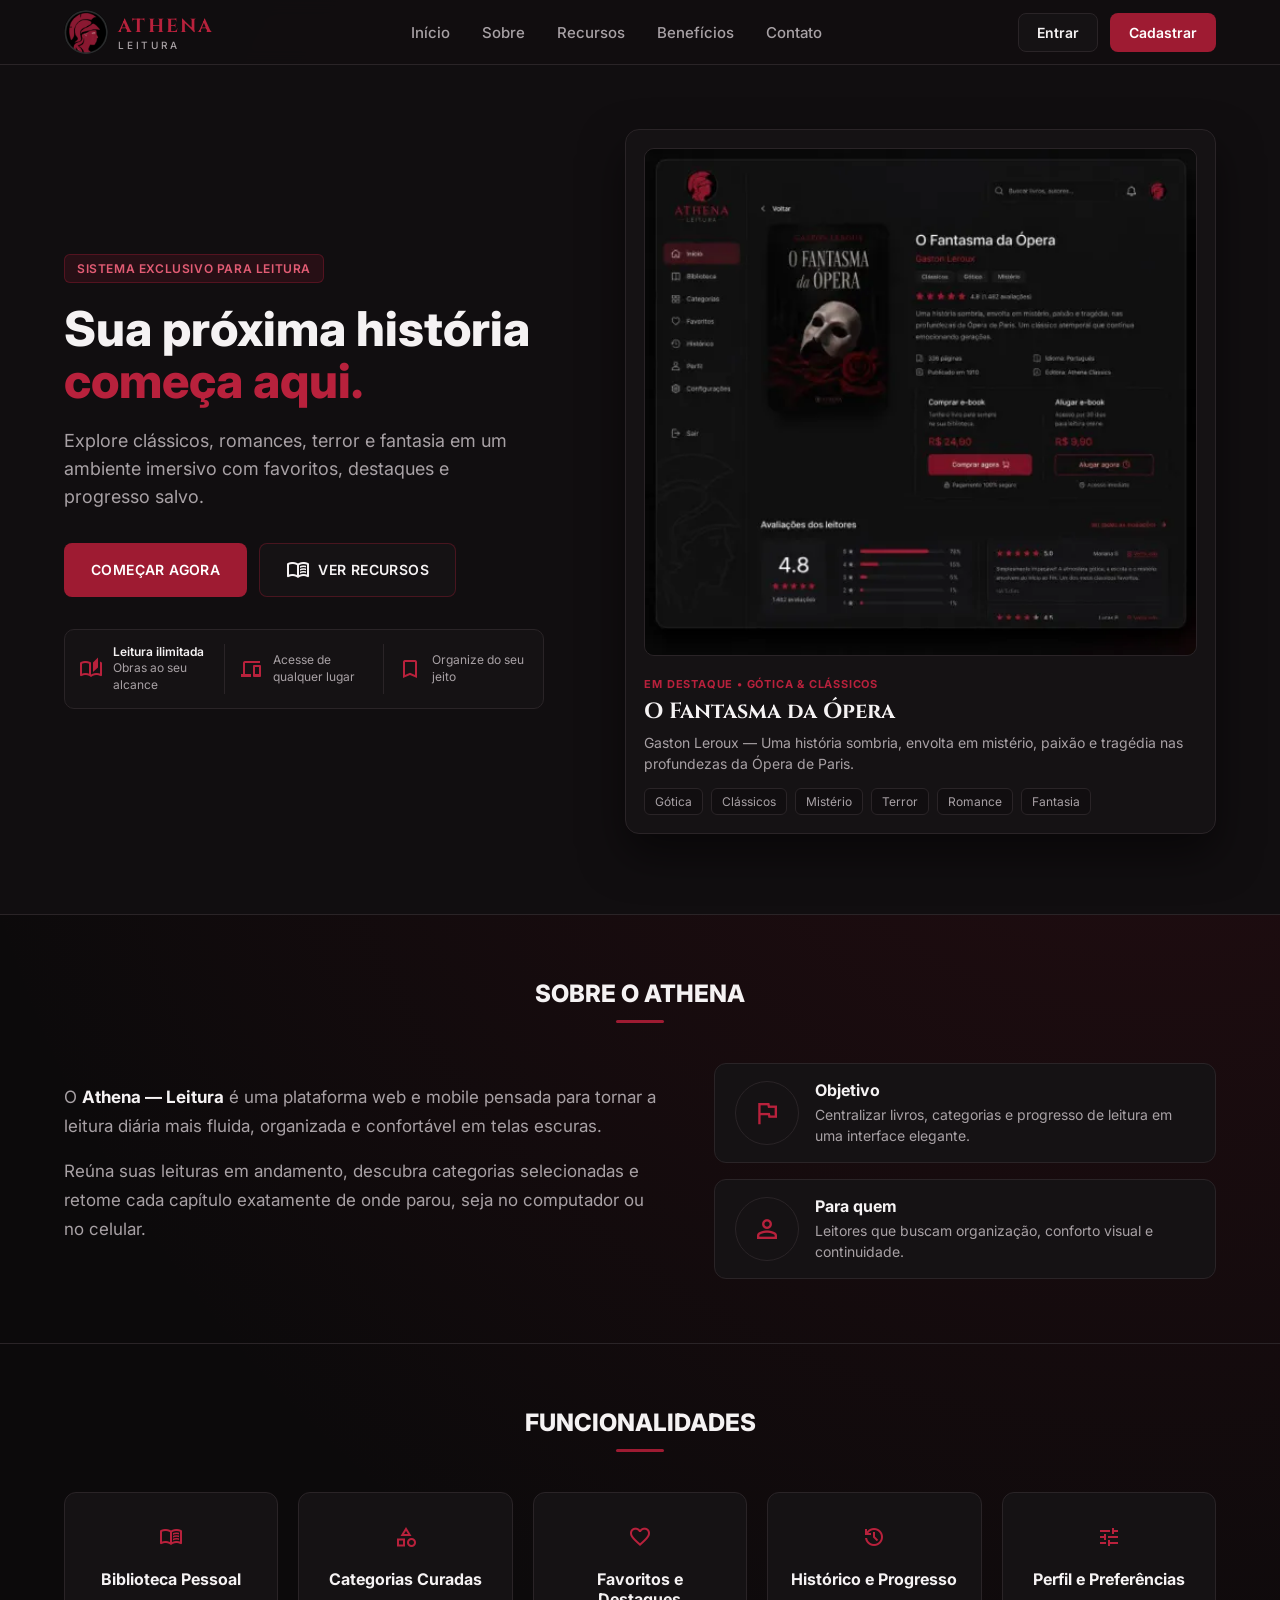
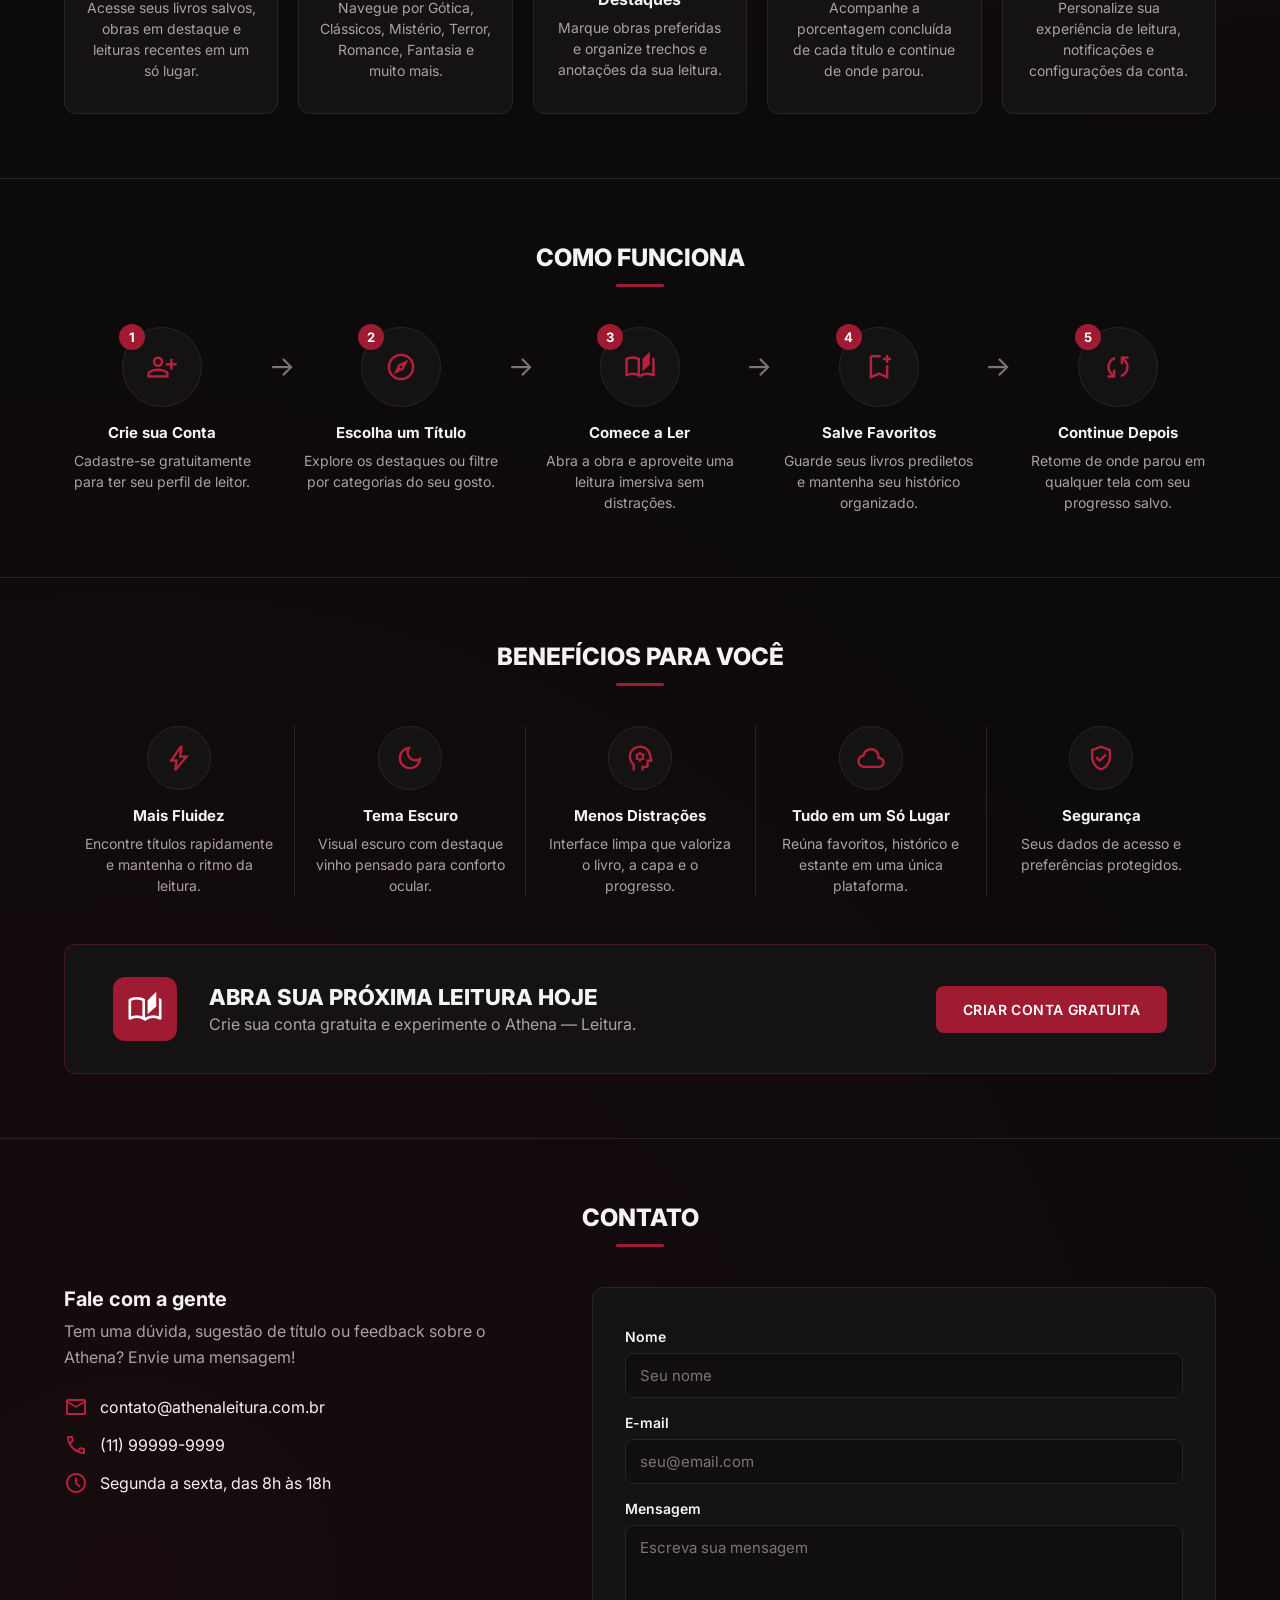
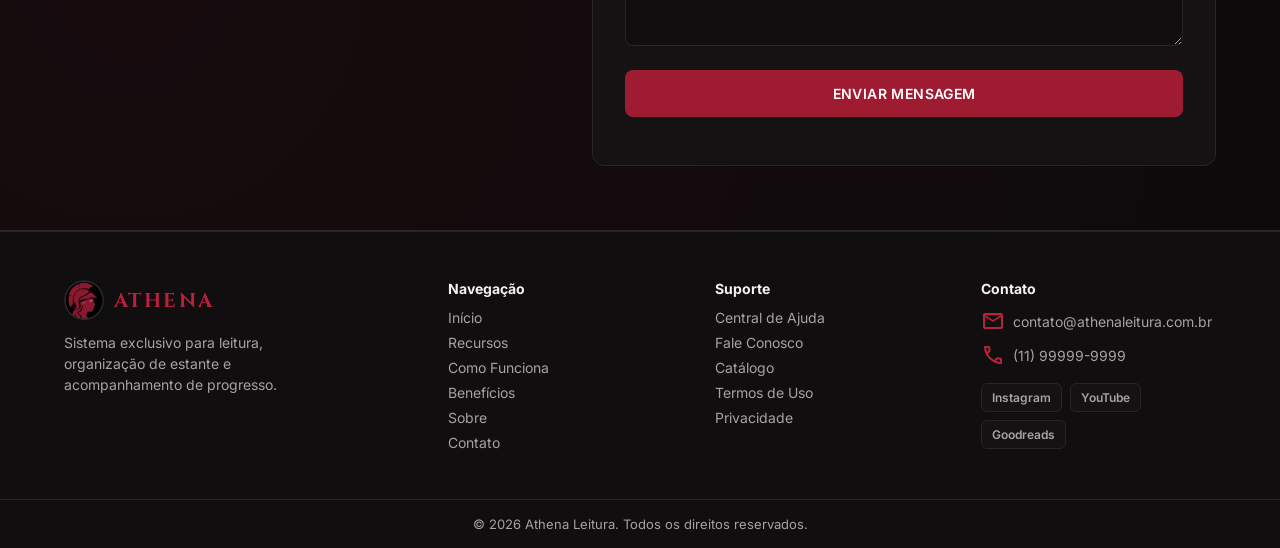
<file: index.html>
<!DOCTYPE html>
<html lang="pt-BR">
<head>
    <meta charset="UTF-8">
    <meta name="viewport" content="width=device-width, initial-scale=1.0">
    <title>Athena — Leitura</title>
    <link rel="stylesheet" href="style.css">
    <link rel="preconnect" href="https://fonts.googleapis.com">
    <link rel="preconnect" href="https://fonts.gstatic.com" crossorigin>
    <link href="https://fonts.googleapis.com/css2?family=Cinzel:wght@600;700&family=Inter:ital,opsz,wght@0,14..32,100..900;1,14..32,100..900&display=swap" rel="stylesheet">
    <link href="https://fonts.googleapis.com/css2?family=Material+Symbols+Outlined" rel="stylesheet">
</head>
<body>
    <!-- ===================== HEADER ===================== -->
    <header class="header">
        <div class="header-inner">
            <a href="#inicio" class="logo">
                <img src="./assets/athena-logo.png" alt="Logo do Athena Leitura">
                <span class="logo-marca">ATHENA <small>LEITURA</small></span>
            </a>

            <ul class="nav" id="nav">
                <li><a href="#inicio">Início</a></li>
                <li><a href="#sobre">Sobre</a></li>
                <li><a href="#funcionalidades">Recursos</a></li>
                <li><a href="#beneficios">Benefícios</a></li>
                <li><a href="#contato">Contato</a></li>

                <li class="nav-actions">
                    <a href="login.html" class="btn btn-entrar">Entrar</a>
                    <a href="cadastro.html" class="btn btn-cadastrar">Cadastrar</a>
                </li>
            </ul>

            <div class="actions">
                <a href="login.html" class="btn btn-entrar">Entrar</a>
                <a href="cadastro.html" class="btn btn-cadastrar">Cadastrar</a>
            </div>

            <button class="hamburguer" id="btn-menu" aria-label="Abrir menu">☰</button>
        </div>
    </header>

    <!-- ===================== HERO ===================== -->
    <main>
        <section class="hero" id="inicio">
            <div class="hero-inner">

                <!-- ========== COLUNA DA ESQUERDA: textos e botões ========== -->
                <div class="hero-texto">
                    <span class="hero-etiqueta">Sistema exclusivo para leitura</span>

                    <h1 class="hero-titulo">
                        Sua próxima história <span>começa aqui.</span>
                    </h1>

                    <p class="hero-descricao">
                        Explore clássicos, romances, terror e fantasia em um ambiente
                        imersivo com favoritos, destaques e progresso salvo.
                    </p>

                    <div class="hero-botoes">
                        <a href="cadastro.html" class="btn btn-primario btn-grande">Começar agora</a>
                        <a href="#funcionalidades" class="btn btn-contorno btn-grande">
                            <span class="material-symbols-outlined">menu_book</span>
                            Ver recursos
                        </a>
                    </div>

                    <ul class="hero-vantagens">
                        <li>
                            <span class="material-symbols-outlined">auto_stories</span>
                            <p><strong>Leitura ilimitada</strong> Obras ao seu alcance</p>
                        </li>
                        <li>
                            <span class="material-symbols-outlined">devices</span>
                            <p>Acesse de qualquer lugar</p>
                        </li>
                        <li>
                            <span class="material-symbols-outlined">bookmark</span>
                            <p>Organize do seu jeito</p>
                        </li>
                    </ul>
                </div>

                <!-- ========== COLUNA DA DIREITA: prévia da estante/leitura ========== -->
                <div class="hero-vitrine">
                    <img
                        src="./assets/athena-dashboard.png"
                        alt="dashboard"
                        class="hero-imagem"
                    >
                    <div class="vitrine-resumo">
                        <span class="vitrine-tag">EM DESTAQUE • GÓTICA &amp; CLÁSSICOS</span>
                        <h2>O Fantasma da Ópera</h2>
                        <p>Gaston Leroux — Uma história sombria, envolta em mistério, paixão e tragédia nas profundezas da Ópera de Paris.</p>
                        <div class="vitrine-categorias">
                            <span>Gótica</span>
                            <span>Clássicos</span>
                            <span>Mistério</span>
                            <span>Terror</span>
                            <span>Romance</span>
                            <span>Fantasia</span>
                        </div>
                    </div>
                </div>

            </div>
        </section>

        <!-- ===================== SOBRE ===================== -->
        <section class="secao" id="sobre">
            <div class="container">
                <h2 class="secao-titulo">Sobre o Athena</h2>

                <div class="sobre-conteudo">

                    <div class="sobre-texto">
                        <p>
                            O <strong>Athena — Leitura</strong> é uma plataforma web e mobile
                            pensada para tornar a leitura diária mais fluida, organizada e
                            confortável em telas escuras.
                        </p>
                        <p>
                            Reúna suas leituras em andamento, descubra categorias selecionadas
                            e retome cada capítulo exatamente de onde parou, seja no
                            computador ou no celular.
                        </p>
                    </div>

                    <ul class="sobre-destaques">
                        <li>
                            <div class="beneficio-circulo"><span class="material-symbols-outlined">flag</span></div>
                            <div>
                                <h3>Objetivo</h3>
                                <p>Centralizar livros, categorias e progresso de leitura em uma interface elegante.</p>
                            </div>
                        </li>
                        <li>
                            <div class="beneficio-circulo"><span class="material-symbols-outlined">person</span></div>
                            <div>
                                <h3>Para quem</h3>
                                <p>Leitores que buscam organização, conforto visual e continuidade.</p>
                            </div>
                        </li>
                    </ul>

                </div>
            </div>
        </section>

        <!-- ===================== FUNCIONALIDADES ===================== -->
        <section class="secao" id="funcionalidades">
            <div class="container">
                <h2 class="secao-titulo">Funcionalidades</h2>

                <div class="cards">

                    <article class="card">
                        <span class="material-symbols-outlined card-icone">menu_book</span>
                        <h3>Biblioteca Pessoal</h3>
                        <p>Acesse seus livros salvos, obras em destaque e leituras recentes em um só lugar.</p>
                    </article>

                    <article class="card">
                        <span class="material-symbols-outlined card-icone">category</span>
                        <h3>Categorias Curadas</h3>
                        <p>Navegue por Gótica, Clássicos, Mistério, Terror, Romance, Fantasia e muito mais.</p>
                    </article>

                    <article class="card">
                        <span class="material-symbols-outlined card-icone">favorite</span>
                        <h3>Favoritos e Destaques</h3>
                        <p>Marque obras preferidas e organize trechos e anotações da sua leitura.</p>
                    </article>

                    <article class="card">
                        <span class="material-symbols-outlined card-icone">history</span>
                        <h3>Histórico e Progresso</h3>
                        <p>Acompanhe a porcentagem concluída de cada título e continue de onde parou.</p>
                    </article>

                    <article class="card">
                        <span class="material-symbols-outlined card-icone">tune</span>
                        <h3>Perfil e Preferências</h3>
                        <p>Personalize sua experiência de leitura, notificações e configurações da conta.</p>
                    </article>

                </div>
            </div>
        </section>

        <!-- ===================== COMO FUNCIONA ===================== -->
        <section class="secao" id="como-funciona">
            <div class="container">
                <h2 class="secao-titulo">Como funciona</h2>

                <div class="passos">

                    <div class="passo">
                        <div class="passo-circulo">
                            <span class="passo-numero">1</span>
                            <span class="material-symbols-outlined">person_add</span>
                        </div>
                        <h3>Crie sua Conta</h3>
                        <p>Cadastre-se gratuitamente para ter seu perfil de leitor.</p>
                    </div>

                    <span class="seta" aria-hidden="true">→</span>

                    <div class="passo">
                        <div class="passo-circulo">
                            <span class="passo-numero">2</span>
                            <span class="material-symbols-outlined">explore</span>
                        </div>
                        <h3>Escolha um Título</h3>
                        <p>Explore os destaques ou filtre por categorias do seu gosto.</p>
                    </div>

                    <span class="seta" aria-hidden="true">→</span>

                    <div class="passo">
                        <div class="passo-circulo">
                            <span class="passo-numero">3</span>
                            <span class="material-symbols-outlined">auto_stories</span>
                        </div>
                        <h3>Comece a Ler</h3>
                        <p>Abra a obra e aproveite uma leitura imersiva sem distrações.</p>
                    </div>

                    <span class="seta" aria-hidden="true">→</span>

                    <div class="passo">
                        <div class="passo-circulo">
                            <span class="passo-numero">4</span>
                            <span class="material-symbols-outlined">bookmark_add</span>
                        </div>
                        <h3>Salve Favoritos</h3>
                        <p>Guarde seus livros prediletos e mantenha seu histórico organizado.</p>
                    </div>

                    <span class="seta" aria-hidden="true">→</span>

                    <div class="passo">
                        <div class="passo-circulo">
                            <span class="passo-numero">5</span>
                            <span class="material-symbols-outlined">sync</span>
                        </div>
                        <h3>Continue Depois</h3>
                        <p>Retome de onde parou em qualquer tela com seu progresso salvo.</p>
                    </div>

                </div>
            </div>
        </section>

        <!-- ===================== BENEFÍCIOS ===================== -->
        <section class="secao" id="beneficios">
            <div class="container">
                <h2 class="secao-titulo">Benefícios para você</h2>

                <ul class="beneficios">
                    <li>
                        <div class="beneficio-circulo"><span class="material-symbols-outlined">bolt</span></div>
                        <h3>Mais Fluidez</h3>
                        <p>Encontre títulos rapidamente e mantenha o ritmo da leitura.</p>
                    </li>
                    <li>
                        <div class="beneficio-circulo"><span class="material-symbols-outlined">dark_mode</span></div>
                        <h3>Tema Escuro</h3>
                        <p>Visual escuro com destaque vinho pensado para conforto ocular.</p>
                    </li>
                    <li>
                        <div class="beneficio-circulo"><span class="material-symbols-outlined">psychology</span></div>
                        <h3>Menos Distrações</h3>
                        <p>Interface limpa que valoriza o livro, a capa e o progresso.</p>
                    </li>
                    <li>
                        <div class="beneficio-circulo"><span class="material-symbols-outlined">cloud</span></div>
                        <h3>Tudo em um Só Lugar</h3>
                        <p>Reúna favoritos, histórico e estante em uma única plataforma.</p>
                    </li>
                    <li>
                        <div class="beneficio-circulo"><span class="material-symbols-outlined">verified_user</span></div>
                        <h3>Segurança</h3>
                        <p>Seus dados de acesso e preferências protegidos.</p>
                    </li>
                </ul>

                <div class="cta">
                    <div class="cta-icone"><span class="material-symbols-outlined">auto_stories</span></div>

                    <div class="cta-texto">
                        <h2>Abra sua próxima leitura hoje</h2>
                        <p>Crie sua conta gratuita e experimente o Athena — Leitura.</p>
                    </div>

                    <a href="cadastro.html" class="btn btn-primario btn-grande">Criar conta gratuita</a>
                </div>
            </div>
        </section>

        <!-- ===================== CONTATO ===================== -->
        <section class="secao" id="contato">
            <div class="container">
                <h2 class="secao-titulo">Contato</h2>

                <div class="contato-conteudo">

                    <div class="contato-info">
                        <h3>Fale com a gente</h3>
                        <p>Tem uma dúvida, sugestão de título ou feedback sobre o Athena? Envie uma mensagem!</p>

                        <ul class="contato-lista">
                            <li>
                                <span class="material-symbols-outlined">mail</span>
                                contato@athenaleitura.com.br
                            </li>
                            <li>
                                <span class="material-symbols-outlined">call</span>
                                (11) 99999-9999
                            </li>
                            <li>
                                <span class="material-symbols-outlined">schedule</span>
                                Segunda a sexta, das 8h às 18h
                            </li>
                        </ul>
                    </div>

                    <form class="contato-form" id="form-contato">
                        <label for="nome">Nome</label>
                        <input type="text" id="nome" placeholder="Seu nome" required>

                        <label for="email">E-mail</label>
                        <input type="email" id="email" placeholder="seu@email.com" required>

                        <label for="mensagem">Mensagem</label>
                        <textarea id="mensagem" rows="5" placeholder="Escreva sua mensagem" required></textarea>

                        <button type="submit" class="btn btn-primario btn-grande">Enviar mensagem</button>

                        <p class="form-aviso" id="form-aviso"></p>
                    </form>

                </div>
            </div>
        </section>
    </main>

    <!-- ===================== FOOTER / RODAPÉ ===================== -->
    <footer class="footer">
        <div class="container footer-colunas">

            <div class="footer-sobre">
                <a href="#inicio" class="footer-logo">
                    <img src="./assets/athena-logo.png" alt="Logo do Athena Leitura">
                    <span>ATHENA</span>
                </a>
                <p>Sistema exclusivo para leitura, organização de estante e acompanhamento de progresso.</p>
            </div>

            <div>
                <h3>Navegação</h3>
                <ul class="footer-links">
                    <li><a href="#inicio">Início</a></li>
                    <li><a href="#funcionalidades">Recursos</a></li>
                    <li><a href="#como-funciona">Como Funciona</a></li>
                    <li><a href="#beneficios">Benefícios</a></li>
                    <li><a href="#sobre">Sobre</a></li>
                    <li><a href="#contato">Contato</a></li>
                </ul>
            </div>

            <div>
                <h3>Suporte</h3>
                <ul class="footer-links">
                    <li><a href="#">Central de Ajuda</a></li>
                    <li><a href="#contato">Fale Conosco</a></li>
                    <li><a href="#">Catálogo</a></li>
                    <li><a href="#">Termos de Uso</a></li>
                    <li><a href="#">Privacidade</a></li>
                </ul>
            </div>

            <address class="footer-contato">
                <h3>Contato</h3>

                <a href="mailto:contato@athenaleitura.com.br">
                    <span class="material-symbols-outlined">mail</span>
                    contato@athenaleitura.com.br
                </a>
                <a href="tel:+5511999999999">
                    <span class="material-symbols-outlined">call</span>
                    (11) 99999-9999
                </a>

                <div class="footer-redes">
                    <a href="#">Instagram</a>
                    <a href="#">YouTube</a>
                    <a href="#">Goodreads</a>
                </div>
            </address>
        </div>

        <div class="footer-copyright">
            <p>© <span id="ano"></span> Athena Leitura. Todos os direitos reservados.</p>
        </div>
    </footer>

    <script src="script.js"></script>
</body>
</html>
</file>
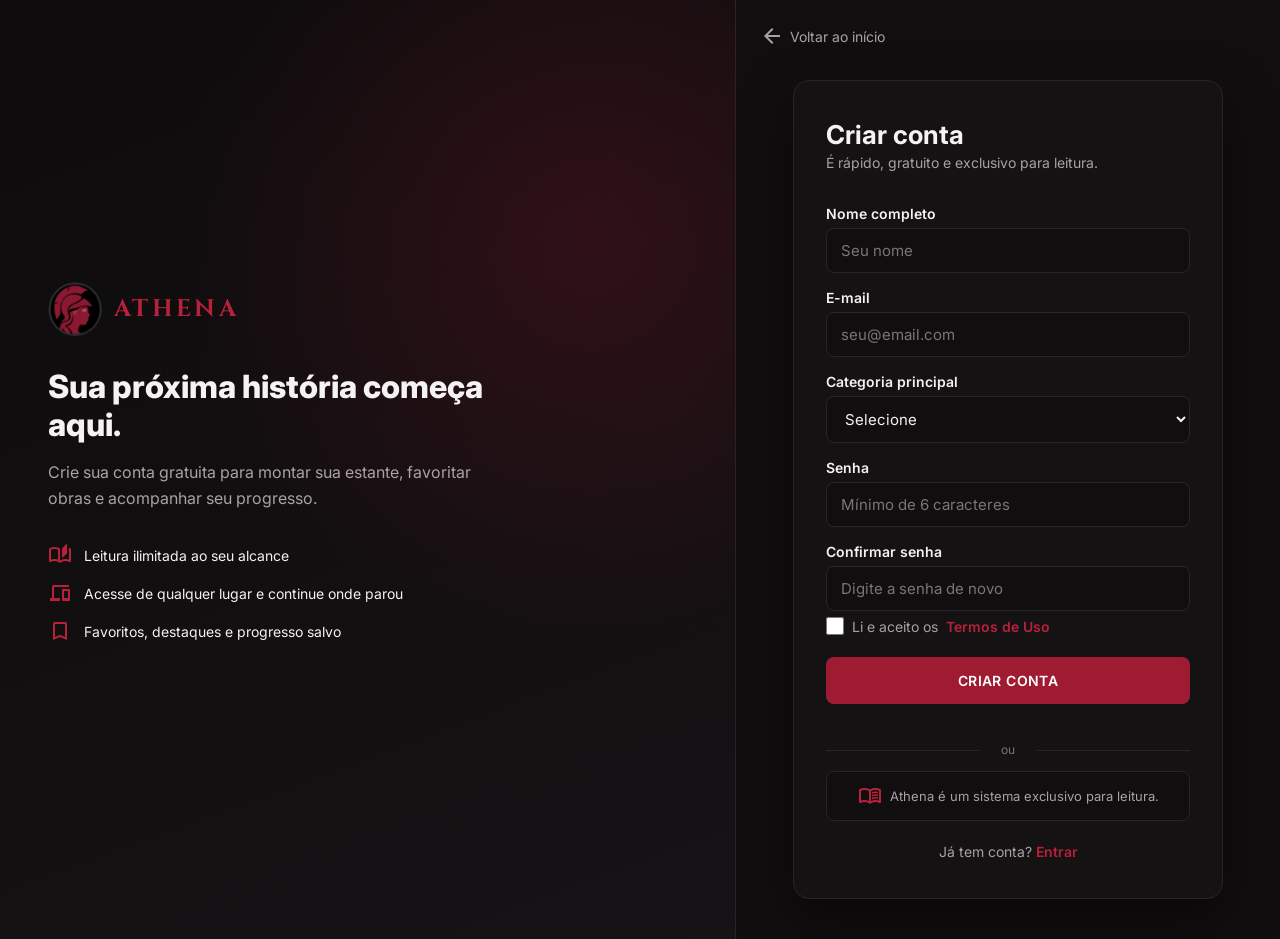
<file: cadastro.html>
<!DOCTYPE html>
<html lang="pt-BR">
<head>
    <meta charset="UTF-8">
    <meta name="viewport" content="width=device-width, initial-scale=1.0">
    <title>Criar conta | Athena Leitura</title>
    <link rel="stylesheet" href="style.css">
    <link rel="preconnect" href="https://fonts.googleapis.com">
    <link rel="preconnect" href="https://fonts.gstatic.com" crossorigin>
    <link href="https://fonts.googleapis.com/css2?family=Cinzel:wght@600;700&family=Inter:ital,opsz,wght@0,14..32,100..900;1,14..32,100..900&display=swap" rel="stylesheet">
    <link href="https://fonts.googleapis.com/css2?family=Material+Symbols+Outlined" rel="stylesheet">
</head>
<body class="pagina-acesso">

    <main class="acesso">

        <!-- ========== PAINEL LATERAL ESQUERDO ========== -->
        <aside class="acesso-painel">
            <a href="index.html" class="acesso-logo">
                <img src="./assets/athena-logo.png" alt="Logo do Athena Leitura">
                <span>ATHENA</span>
            </a>

            <h2>Sua próxima história começa aqui.</h2>
            <p>Crie sua conta gratuita para montar sua estante, favoritar obras e acompanhar seu progresso.</p>

            <ul class="acesso-vantagens">
                <li><span class="material-symbols-outlined">auto_stories</span> Leitura ilimitada ao seu alcance</li>
                <li><span class="material-symbols-outlined">devices</span> Acesse de qualquer lugar e continue onde parou</li>
                <li><span class="material-symbols-outlined">bookmark</span> Favoritos, destaques e progresso salvo</li>
            </ul>
        </aside>

        <!-- ========== ÁREA DO FORMULÁRIO (DIREITA) ========== -->
        <section class="acesso-conteudo">
            <a href="index.html" class="acesso-voltar">
                <span class="material-symbols-outlined">arrow_back</span>
                Voltar ao início
            </a>

            <div class="acesso-card">
                <h1>Criar conta</h1>
                <p class="acesso-subtitulo">É rápido, gratuito e exclusivo para leitura.</p>

                <form class="acesso-form" id="form-cadastro">

                    <label for="nome">Nome completo</label>
                    <input type="text" id="nome" placeholder="Seu nome" required>

                    <label for="email">E-mail</label>
                    <input type="email" id="email" placeholder="seu@email.com" required>

                    <label for="categoria-favorita">Categoria principal</label>
                    <select id="categoria-favorita" required>
                        <option value="">Selecione</option>
                        <option value="gotica">Gótica</option>
                        <option value="classicos">Clássicos</option>
                        <option value="misterio">Mistério</option>
                        <option value="terror">Terror</option>
                        <option value="romance">Romance</option>
                        <option value="fantasia">Fantasia</option>
                    </select>

                    <label for="senha">Senha</label>
                    <input type="password" id="senha" placeholder="Mínimo de 6 caracteres" minlength="6" required>

                    <label for="confirmar-senha">Confirmar senha</label>
                    <input type="password" id="confirmar-senha" placeholder="Digite a senha de novo" minlength="6" required>

                    <label class="checkbox">
                        <input type="checkbox" id="termos" required>
                        Li e aceito os <a href="#">Termos de Uso</a>
                    </label>

                    <button type="submit" class="btn btn-primario btn-grande">Criar conta</button>

                    <p class="acesso-aviso" id="cadastro-aviso"></p>
                </form>

                <div class="acesso-divisor"><span>ou</span></div>

                <div class="acesso-selo">
                    <span class="material-symbols-outlined">menu_book</span>
                    <span>Athena é um sistema exclusivo para leitura.</span>
                </div>

                <p class="acesso-trocar">
                    Já tem conta? <a href="login.html">Entrar</a>
                </p>
            </div>
        </section>
    </main>

    <script src="script.js"></script>
</body>
</html>
</file>
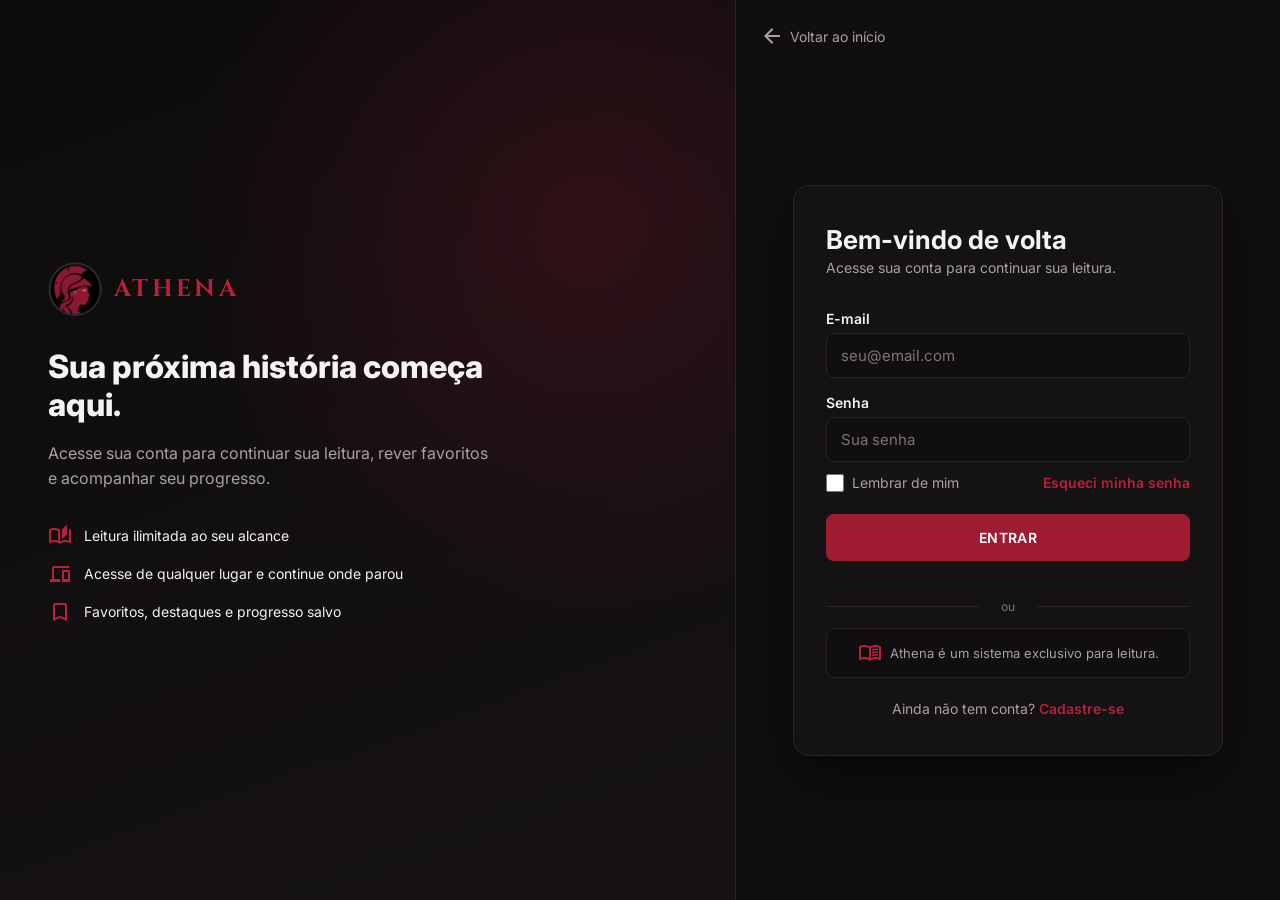
<file: login.html>
<!DOCTYPE html>
<html lang="pt-BR">
<head>
    <meta charset="UTF-8">
    <meta name="viewport" content="width=device-width, initial-scale=1.0">
    <title>Entrar | Athena Leitura</title>
    <link rel="stylesheet" href="style.css">
    <link rel="preconnect" href="https://fonts.googleapis.com">
    <link rel="preconnect" href="https://fonts.gstatic.com" crossorigin>
    <link href="https://fonts.googleapis.com/css2?family=Cinzel:wght@600;700&family=Inter:ital,opsz,wght@0,14..32,100..900;1,14..32,100..900&display=swap" rel="stylesheet">
    <link href="https://fonts.googleapis.com/css2?family=Material+Symbols+Outlined" rel="stylesheet">
</head>
<body class="pagina-acesso">

    <main class="acesso">

        <!-- ========== PAINEL LATERAL ESQUERDO ========== -->
        <aside class="acesso-painel">
            <a href="index.html" class="acesso-logo">
                <img src="./assets/athena-logo.png" alt="Logo do Athena Leitura">
                <span>ATHENA</span>
            </a>

            <h2>Sua próxima história começa aqui.</h2>
            <p>Acesse sua conta para continuar sua leitura, rever favoritos e acompanhar seu progresso.</p>

            <ul class="acesso-vantagens">
                <li><span class="material-symbols-outlined">auto_stories</span> Leitura ilimitada ao seu alcance</li>
                <li><span class="material-symbols-outlined">devices</span> Acesse de qualquer lugar e continue onde parou</li>
                <li><span class="material-symbols-outlined">bookmark</span> Favoritos, destaques e progresso salvo</li>
            </ul>
        </aside>

        <!-- ========== ÁREA DO FORMULÁRIO (DIREITA) ========== -->
        <section class="acesso-conteudo">
            <a href="index.html" class="acesso-voltar">
                <span class="material-symbols-outlined">arrow_back</span>
                Voltar ao início
            </a>

            <div class="acesso-card">
                <h1>Bem-vindo de volta</h1>
                <p class="acesso-subtitulo">Acesse sua conta para continuar sua leitura.</p>

                <form class="acesso-form" id="form-login">

                    <label for="email">E-mail</label>
                    <input type="email" id="email" placeholder="seu@email.com" required>

                    <label for="senha">Senha</label>
                    <input type="password" id="senha" placeholder="Sua senha" required>

                    <div class="acesso-opcoes">
                        <label class="checkbox">
                            <input type="checkbox" id="lembrar">
                            Lembrar de mim
                        </label>
                        <a href="#" id="esqueci-senha">Esqueci minha senha</a>
                    </div>

                    <button type="submit" class="btn btn-primario btn-grande">Entrar</button>

                    <p class="acesso-aviso" id="login-aviso"></p>
                </form>

                <div class="acesso-divisor"><span>ou</span></div>

                <div class="acesso-selo">
                    <span class="material-symbols-outlined">menu_book</span>
                    <span>Athena é um sistema exclusivo para leitura.</span>
                </div>

                <p class="acesso-trocar">
                    Ainda não tem conta? <a href="cadastro.html">Cadastre-se</a>
                </p>
            </div>
        </section>
    </main>

    <script src="script.js"></script>
</body>
</html>
</file>
<file: style.css>
/* Variáveis de CSS — Paleta Athena Leitura (tema escuro + vinho/rubi) */
:root {
    --vinho-escuro: #7A1426;
    --vinho: #9E1B32;
    --vinho-hover: #B8213C;
    --vinho-suave: rgba(158, 27, 50, 0.16);
    --vinho-borda: rgba(158, 27, 50, 0.38);

    --verde: #16A34A;
    --verde-claro: #86EFAC;

    --texto-principal: #F5F2F3;
    --texto-secundario: #A8A1A5;
    --texto-suave: #7B7478;

    --cor-borda: #2A2427;
    --cor-fundo: #151214;
    --fundo-elevado: #1A1618;
    --fundo-suave: #110E10;
    --fundo-escuro: #0C0A0B;
}

* {
    box-sizing: border-box;
    margin: 0;
    padding: 0;
}

html {
    scroll-behavior: smooth;
}

body {
    font-family: "Inter", sans-serif;
    color: var(--texto-principal);
    background-color: var(--fundo-escuro);
    background-image:
        radial-gradient(circle at 90% 15%, rgba(158, 27, 50, 0.16), transparent 36%),
        radial-gradient(circle at 10% 85%, rgba(158, 27, 50, 0.08), transparent 40%);
}

/* ===================== HEADER ===================== */
.header {
    position: sticky;
    top: 0;
    z-index: 100;
    background-color: rgba(17, 14, 16, 0.94);
    backdrop-filter: blur(8px);
    border-bottom: 1px solid var(--cor-borda);
}

.header-inner {
    max-width: 1200px;
    margin: 0 auto;
    padding: 10px 24px;
    display: flex;
    align-items: center;
    justify-content: space-between;
    gap: 24px;
}

.logo {
    display: flex;
    align-items: center;
    gap: 10px;
    font-family: "Cinzel", serif;
    font-size: 19px;
    font-weight: 700;
    letter-spacing: 0.12em;
    color: var(--vinho-hover);
    text-decoration: none;
}

.logo img {
    width: 44px;
    height: 44px;
    object-fit: cover;
    border-radius: 50%;
}

.logo-marca small {
    display: block;
    font-family: "Inter", sans-serif;
    font-size: 10px;
    font-weight: 500;
    letter-spacing: 0.28em;
    color: var(--texto-secundario);
}

.nav {
    display: flex;
    align-items: center;
    gap: 32px;
    list-style: none;
    margin: 0;
    padding: 0;
}

.nav a {
    text-decoration: none;
    color: var(--texto-secundario);
    font-size: 15px;
    font-weight: 500;
    padding: 6px 0;
    transition: color .2s ease;
    white-space: nowrap;
}

.nav a:hover {
    color: var(--texto-principal);
}

.actions {
    display: flex;
    align-items: center;
    gap: 12px;
}

.btn {
    font-family: inherit;
    font-size: 14px;
    font-weight: 600;
    border-radius: 8px;
    padding: 10px 18px;
    cursor: pointer;
    border: 1px solid transparent;
    text-decoration: none;
    display: inline-flex;
    align-items: center;
    justify-content: center;
    transition: background-color .2s ease, border-color .2s ease, color .2s ease;
}

.btn-entrar {
    background-color: var(--cor-fundo);
    color: var(--texto-principal);
    border-color: var(--cor-borda);
}

.btn-entrar:hover {
    border-color: var(--texto-secundario);
}

.btn-cadastrar {
    background-color: var(--vinho);
    color: #FFF;
}

.btn-cadastrar:hover {
    background-color: var(--vinho-hover);
}

.hamburguer {
    display: none;
    font-size: 24px;
    color: var(--texto-principal);
    background: none;
    border: none;
    cursor: pointer;
}

.nav-actions {
    display: none;
}

@media (max-width: 768px) {
    .hamburguer {
        display: block;
    }

    .actions {
        display: none;
    }

    .nav {
        display: none;
        flex-direction: column;
        width: 100%;
        position: absolute;
        top: 100%;
        left: 0;
        right: 0;
        background: var(--fundo-suave);
        border-bottom: 1px solid var(--cor-borda);
        padding: 16px 24px;
        gap: 16px;
    }

    .nav.ativo {
        display: flex;
    }

    .nav-actions {
        display: flex;
        gap: 12px;
        margin-top: 8px;
        border-top: 1px solid var(--cor-borda);
        padding-top: 16px;
        width: 100%;
    }

    .nav-actions .btn {
        flex: 1;
    }
}

/* =====================================================================
   HERO
   ===================================================================== */
.material-symbols-outlined {
    font-size: 20px;
    line-height: 1;
    display: inline-block;
    width: 1em;
    overflow: hidden;
    white-space: nowrap;
    flex-shrink: 0;
}

.hero {
    background-color: var(--fundo-suave);
    padding: 64px 0 80px;
    border-bottom: 1px solid var(--cor-borda);
}

.hero-inner {
    max-width: 1200px;
    margin: 0 auto;
    padding: 0 24px;
    display: grid;
    grid-template-columns: minmax(0, 1fr) minmax(0, 1.15fr);
    align-items: center;
    gap: 48px;
}

.hero-etiqueta {
    display: inline-block;
    background-color: var(--vinho-suave);
    border: 1px solid var(--vinho-borda);
    color: #E25C74;
    font-size: 12px;
    font-weight: 600;
    text-transform: uppercase;
    letter-spacing: 0.6px;
    padding: 6px 12px;
    border-radius: 6px;
    margin-bottom: 20px;
}

.hero-titulo {
    color: var(--texto-principal);
    font-size: 48px;
    font-weight: 800;
    line-height: 1.08;
    margin-bottom: 20px;
}

.hero-titulo span {
    color: var(--vinho-hover);
    display: block;
}

.hero-descricao {
    font-size: 18px;
    line-height: 1.55;
    color: var(--texto-secundario);
    max-width: 460px;
    margin-bottom: 32px;
}

.hero-botoes {
    display: flex;
    gap: 12px;
    flex-wrap: wrap;
    margin-bottom: 32px;
}

.btn-grande {
    font-size: 14px;
    padding: 14px 26px;
    text-transform: uppercase;
    letter-spacing: 0.4px;
    gap: 8px;
}

.btn-primario {
    background-color: var(--vinho);
    color: #FFF;
}

.btn-primario:hover {
    background-color: var(--vinho-hover);
}

.btn-contorno {
    background-color: var(--cor-fundo);
    color: var(--texto-principal);
    border: 1.5px solid var(--vinho-borda);
}

.btn-contorno:hover {
    background-color: var(--vinho-suave);
    border-color: var(--vinho-hover);
}

.hero-vantagens {
    list-style: none;
    display: flex;
    background-color: var(--cor-fundo);
    border: 1px solid var(--cor-borda);
    border-radius: 10px;
    padding: 14px 0;
    max-width: 480px;
}

.hero-vantagens li {
    flex: 1;
    display: flex;
    align-items: center;
    gap: 10px;
    padding: 0 14px;
    font-size: 12px;
    line-height: 1.4;
    color: var(--texto-secundario);
}

.hero-vantagens li + li {
    border-left: 1px solid var(--cor-borda);
}

.hero-vantagens .material-symbols-outlined {
    color: var(--vinho-hover);
    font-size: 24px;
}

.hero-vantagens strong {
    display: block;
    color: var(--texto-principal);
    font-weight: 600;
}

.hero-vitrine {
    background-color: var(--cor-fundo);
    border: 1px solid var(--cor-borda);
    border-radius: 14px;
    padding: 18px;
    box-shadow: 0 20px 44px rgba(0, 0, 0, 0.5);
}

.hero-imagem {
    width: 100%;
    height: auto;
    display: block;
    border-radius: 10px;
    border: 1px solid var(--cor-borda);
    margin-bottom: 16px;
}

.vitrine-tag {
    display: inline-block;
    font-size: 11px;
    font-weight: 700;
    letter-spacing: 0.8px;
    color: var(--vinho-hover);
    margin-bottom: 6px;
}

.vitrine-resumo h2 {
    font-family: "Cinzel", serif;
    font-size: 22px;
    color: var(--texto-principal);
    margin-bottom: 6px;
}

.vitrine-resumo p {
    font-size: 14px;
    color: var(--texto-secundario);
    line-height: 1.5;
    margin-bottom: 14px;
}

.vitrine-categorias {
    display: flex;
    flex-wrap: wrap;
    gap: 8px;
}

.vitrine-categorias span {
    font-size: 12px;
    color: var(--texto-secundario);
    background-color: var(--fundo-suave);
    border: 1px solid var(--cor-borda);
    padding: 5px 10px;
    border-radius: 6px;
}

@media (max-width: 1024px) {
    .hero-inner {
        grid-template-columns: minmax(0, 1fr);
    }
}

@media (max-width: 768px) {
    .hero {
        padding: 40px 0 56px;
    }

    .hero-titulo {
        font-size: 36px;
    }

    .hero-descricao {
        font-size: 16px;
    }

    .hero-botoes {
        flex-direction: column;
    }

    .hero-vantagens {
        flex-direction: column;
        gap: 12px;
        max-width: none;
    }

    .hero-vantagens li + li {
        border-left: none;
        border-top: 1px solid var(--cor-borda);
        padding-top: 12px;
    }
}

/* =====================================================================
   SEÇÕES GERAIS E FUNCIONALIDADES
   ===================================================================== */
section {
    scroll-margin-top: 90px;
}

.container {
    max-width: 1200px;
    margin: 0 auto;
    padding: 0 24px;
}

.secao {
    padding: 64px 0;
    border-bottom: 1px solid var(--cor-borda);
}

.secao-titulo {
    color: var(--texto-principal);
    font-size: 24px;
    font-weight: 800;
    text-transform: uppercase;
    text-align: center;
    margin-bottom: 40px;
}

.secao-titulo::after {
    content: "";
    display: block;
    width: 48px;
    height: 3px;
    background-color: var(--vinho);
    margin: 12px auto 0;
    border-radius: 2px;
}

.cards {
    display: grid;
    grid-template-columns: repeat(5, 1fr);
    gap: 20px;
}

.card {
    background-color: var(--cor-fundo);
    border: 1px solid var(--cor-borda);
    border-radius: 12px;
    padding: 32px 20px;
    text-align: center;
    transition: transform .2s ease, box-shadow .2s ease, border-color .2s ease;
}

.card:hover {
    transform: translateY(-4px);
    border-color: var(--vinho-borda);
    box-shadow: 0 12px 26px rgba(0, 0, 0, 0.45);
}

.card-icone {
    font-size: 46px;
    color: var(--vinho-hover);
    margin-bottom: 16px;
}

.card h3 {
    font-size: 16px;
    color: var(--texto-principal);
    margin-bottom: 8px;
}

.card p {
    font-size: 14px;
    line-height: 1.5;
    color: var(--texto-secundario);
}

@media (max-width: 1024px) {
    .cards {
        grid-template-columns: repeat(2, 1fr);
    }
}

@media (max-width: 768px) {
    .secao {
        padding: 48px 0;
    }

    .secao-titulo {
        font-size: 20px;
    }

    .cards {
        grid-template-columns: 1fr;
    }
}

/* =====================================================================
   COMO FUNCIONA
   ===================================================================== */
.passos {
    display: flex;
    align-items: flex-start;
    justify-content: space-between;
    gap: 8px;
}

.passo {
    flex: 1;
    text-align: center;
}

.passo-circulo {
    width: 80px;
    height: 80px;
    border-radius: 50%;
    background-color: var(--cor-fundo);
    border: 1px solid var(--cor-borda);
    color: var(--vinho-hover);
    margin: 0 auto 16px;
    display: flex;
    align-items: center;
    justify-content: center;
    position: relative;
}

.passo-circulo .material-symbols-outlined {
    font-size: 32px;
}

.passo-numero {
    position: absolute;
    top: -4px;
    left: -4px;
    width: 26px;
    height: 26px;
    border-radius: 50%;
    background-color: var(--vinho);
    color: #FFF;
    font-size: 13px;
    font-weight: 700;
    display: flex;
    align-items: center;
    justify-content: center;
}

.passo h3 {
    font-size: 15px;
    color: var(--texto-principal);
    margin-bottom: 8px;
}

.passo p {
    font-size: 14px;
    line-height: 1.5;
    color: var(--texto-secundario);
    max-width: 200px;
    margin: 0 auto;
}

.seta {
    font-size: 28px;
    color: var(--texto-suave);
    margin-top: 22px;
}

/* =====================================================================
   BENEFÍCIOS E CTA
   ===================================================================== */
.beneficios {
    list-style: none;
    display: grid;
    grid-template-columns: repeat(5, 1fr);
    margin-bottom: 48px;
}

.beneficios li {
    text-align: center;
    padding: 0 20px;
}

.beneficios li + li {
    border-left: 1px solid var(--cor-borda);
}

.beneficio-circulo {
    width: 64px;
    height: 64px;
    border-radius: 50%;
    background-color: var(--cor-fundo);
    border: 1px solid var(--cor-borda);
    color: var(--vinho-hover);
    margin: 0 auto 16px;
    display: flex;
    align-items: center;
    justify-content: center;
}

.beneficio-circulo .material-symbols-outlined {
    font-size: 30px;
}

.beneficios h3 {
    font-size: 15px;
    color: var(--texto-principal);
    margin-bottom: 8px;
}

.beneficios p {
    font-size: 14px;
    line-height: 1.5;
    color: var(--texto-secundario);
}

.cta {
    display: flex;
    align-items: center;
    gap: 32px;
    background-color: var(--cor-fundo);
    border: 1px solid var(--vinho-borda);
    border-radius: 12px;
    padding: 32px 48px;
}

.cta-icone {
    width: 64px;
    height: 64px;
    border-radius: 12px;
    background-color: var(--vinho);
    color: #FFF;
    flex-shrink: 0;
    display: flex;
    align-items: center;
    justify-content: center;
}

.cta-icone .material-symbols-outlined {
    font-size: 36px;
}

.cta-texto {
    flex: 1;
}

.cta-texto h2 {
    font-size: 22px;
    font-weight: 800;
    color: var(--texto-principal);
    text-transform: uppercase;
    margin-bottom: 4px;
}

.cta-texto p {
    color: var(--texto-secundario);
}

@media (max-width: 1024px) {
    .passos {
        flex-direction: column;
        align-items: center;
        gap: 32px;
    }

    .seta {
        display: none;
    }

    .beneficios {
        grid-template-columns: repeat(2, 1fr);
        gap: 32px 0;
    }

    .beneficios li + li {
        border-left: none;
    }
}

@media (max-width: 768px) {
    .beneficios {
        grid-template-columns: 1fr;
    }

    .cta {
        flex-direction: column;
        text-align: center;
        padding: 32px 24px;
        gap: 20px;
    }

    .cta-texto h2 {
        font-size: 18px;
    }

    .cta .btn {
        width: 100%;
    }
}

/* =====================================================================
   SOBRE E CONTATO
   ===================================================================== */
.sobre-conteudo {
    display: grid;
    grid-template-columns: 1.2fr 1fr;
    gap: 48px;
    align-items: center;
}

.sobre-texto p {
    font-size: 17px;
    line-height: 1.7;
    color: var(--texto-secundario);
    margin-bottom: 16px;
}

.sobre-texto strong {
    color: var(--texto-principal);
}

.sobre-destaques {
    list-style: none;
    display: flex;
    flex-direction: column;
    gap: 16px;
}

.sobre-destaques li {
    display: flex;
    align-items: center;
    gap: 16px;
    background-color: var(--cor-fundo);
    border: 1px solid var(--cor-borda);
    border-radius: 12px;
    padding: 16px 20px;
}

.sobre-destaques .beneficio-circulo {
    margin: 0;
    flex-shrink: 0;
}

.sobre-destaques h3 {
    font-size: 16px;
    color: var(--texto-principal);
    margin-bottom: 4px;
}

.sobre-destaques p {
    font-size: 14px;
    line-height: 1.5;
    color: var(--texto-secundario);
}

.contato-conteudo {
    display: grid;
    grid-template-columns: 1fr 1.3fr;
    gap: 48px;
    align-items: start;
}

.contato-info h3 {
    font-size: 20px;
    color: var(--texto-principal);
    margin-bottom: 8px;
}

.contato-info p {
    line-height: 1.6;
    color: var(--texto-secundario);
    margin-bottom: 24px;
}

.contato-lista {
    list-style: none;
}

.contato-lista li {
    display: flex;
    align-items: center;
    gap: 12px;
    margin-bottom: 14px;
    color: var(--texto-principal);
}

.contato-lista .material-symbols-outlined {
    color: var(--vinho-hover);
    font-size: 24px;
}

.contato-form {
    display: flex;
    flex-direction: column;
    gap: 8px;
    background-color: var(--cor-fundo);
    border: 1px solid var(--cor-borda);
    border-radius: 12px;
    padding: 32px;
}

.contato-form label {
    font-size: 14px;
    font-weight: 600;
    color: var(--texto-principal);
    margin-top: 8px;
}

.contato-form input,
.contato-form textarea {
    font-family: inherit;
    font-size: 15px;
    padding: 12px 14px;
    border: 1px solid var(--cor-borda);
    border-radius: 8px;
    background-color: var(--fundo-suave);
    color: var(--texto-principal);
    resize: vertical;
}

.contato-form input::placeholder,
.contato-form textarea::placeholder {
    color: var(--texto-suave);
}

.contato-form input:focus,
.contato-form textarea:focus {
    outline: 2px solid var(--vinho);
    border-color: transparent;
}

.contato-form button {
    margin-top: 16px;
}

.form-aviso {
    color: var(--verde-claro);
    font-weight: 600;
    text-align: center;
    margin-top: 8px;
}

@media (max-width: 1024px) {
    .sobre-conteudo,
    .contato-conteudo {
        grid-template-columns: 1fr;
        gap: 32px;
    }
}

@media (max-width: 768px) {
    .contato-form {
        padding: 24px 20px;
    }
}

/* =====================================================================
   FOOTER / RODAPÉ
   ===================================================================== */
.footer {
    background-color: var(--fundo-suave);
    border-top: 1px solid var(--cor-borda);
    font-size: 14px;
    color: var(--texto-secundario);
}

.footer-colunas {
    display: grid;
    grid-template-columns: 1.5fr 1fr 1fr 1fr;
    gap: 32px;
    padding-top: 48px;
    padding-bottom: 40px;
}

.footer-logo {
    display: flex;
    align-items: center;
    gap: 10px;
    text-decoration: none;
    font-family: "Cinzel", serif;
    font-size: 20px;
    font-weight: 700;
    letter-spacing: 0.12em;
    margin-bottom: 12px;
}

.footer-logo img {
    width: 40px;
    height: 40px;
    object-fit: cover;
    border-radius: 50%;
}

.footer-logo span {
    color: var(--vinho-hover);
}

.footer-sobre p {
    max-width: 280px;
    line-height: 1.5;
}

.footer h3 {
    font-size: 14px;
    color: var(--texto-principal);
    margin-bottom: 12px;
}

.footer-links {
    list-style: none;
}

.footer-links li {
    margin-bottom: 8px;
}

.footer a {
    color: var(--texto-secundario);
    text-decoration: none;
    transition: color .2s ease;
}

.footer a:hover {
    color: var(--vinho-hover);
}

.footer-contato {
    font-style: normal;
}

.footer-contato > a {
    display: flex;
    align-items: center;
    gap: 8px;
    margin-bottom: 10px;
}

.footer-contato .material-symbols-outlined {
    color: var(--vinho-hover);
}

.footer-redes {
    display: flex;
    flex-wrap: wrap;
    gap: 8px;
    margin-top: 16px;
}

.footer-redes a {
    font-size: 12px;
    font-weight: 600;
    border: 1px solid var(--cor-borda);
    border-radius: 6px;
    padding: 6px 10px;
    background-color: var(--cor-fundo);
}

.footer-copyright {
    border-top: 1px solid var(--cor-borda);
    text-align: center;
    font-size: 13px;
    padding: 16px 24px;
}

@media (max-width: 1024px) {
    .footer-colunas {
        grid-template-columns: repeat(2, 1fr);
    }
}

@media (max-width: 768px) {
    .footer-colunas {
        grid-template-columns: 1fr;
        gap: 28px;
    }
}

/* =====================================================================
   LOGIN E CADASTRO — usado em login.html e cadastro.html
   ===================================================================== */
.acesso {
    display: grid;
    grid-template-columns: 1.15fr 0.85fr;
    min-height: 100vh;
}

.acesso-painel {
    background:
        radial-gradient(circle at 80% 25%, rgba(158, 27, 50, 0.22), transparent 45%),
        linear-gradient(160deg, #0d0b0c 0%, #161215 100%);
    border-right: 1px solid var(--cor-borda);
    color: var(--texto-principal);
    padding: 48px;
    display: flex;
    flex-direction: column;
    justify-content: center;
    gap: 16px;
}

.acesso-logo {
    display: inline-flex;
    align-items: center;
    gap: 12px;
    color: var(--vinho-hover);
    text-decoration: none;
    font-family: "Cinzel", serif;
    font-size: 24px;
    font-weight: 700;
    letter-spacing: 0.14em;
    margin-bottom: 16px;
}

.acesso-logo img {
    width: 54px;
    height: 54px;
    object-fit: cover;
    border-radius: 50%;
}

.acesso-painel h2 {
    font-size: 32px;
    line-height: 1.2;
    font-weight: 800;
    max-width: 440px;
}

.acesso-painel p {
    font-size: 16px;
    line-height: 1.6;
    color: var(--texto-secundario);
    max-width: 440px;
}

.acesso-vantagens {
    list-style: none;
    margin-top: 16px;
}

.acesso-vantagens li {
    display: flex;
    align-items: center;
    gap: 12px;
    margin-bottom: 14px;
    color: var(--texto-principal);
    font-size: 14px;
}

.acesso-vantagens .material-symbols-outlined {
    color: var(--vinho-hover);
}

.acesso-conteudo {
    background-color: var(--fundo-suave);
    padding: 80px 24px 40px;
    display: flex;
    flex-direction: column;
    align-items: center;
    justify-content: center;
    position: relative;
}

.acesso-voltar {
    position: absolute;
    top: 24px;
    left: 24px;
    display: flex;
    align-items: center;
    gap: 6px;
    font-size: 14px;
    color: var(--texto-secundario);
    text-decoration: none;
}

.acesso-voltar:hover {
    color: var(--texto-principal);
}

.acesso-card {
    width: 100%;
    max-width: 430px;
    background-color: var(--cor-fundo);
    border: 1px solid var(--cor-borda);
    border-radius: 16px;
    padding: 38px 32px;
    box-shadow: 0 20px 50px rgba(0, 0, 0, 0.5);
}

.acesso-card h1 {
    font-size: 26px;
    color: var(--texto-principal);
}

.acesso-subtitulo {
    color: var(--texto-secundario);
    font-size: 14px;
    margin-top: 4px;
    margin-bottom: 24px;
}

.acesso-form {
    display: flex;
    flex-direction: column;
    gap: 6px;
}

.acesso-form label {
    font-size: 14px;
    font-weight: 600;
    color: var(--texto-principal);
    margin-top: 10px;
}

.acesso-form input,
.acesso-form select {
    font-family: inherit;
    font-size: 15px;
    padding: 12px 14px;
    border: 1px solid var(--cor-borda);
    border-radius: 8px;
    background-color: var(--fundo-suave);
    color: var(--texto-principal);
    width: 100%;
}

.acesso-form input::placeholder {
    color: var(--texto-suave);
}

.acesso-form input:focus,
.acesso-form select:focus {
    outline: 2px solid var(--vinho);
    border-color: transparent;
}

.acesso-opcoes {
    display: flex;
    justify-content: space-between;
    align-items: center;
    flex-wrap: wrap;
    gap: 8px;
    margin-top: 6px;
}

.acesso-opcoes a,
.acesso-trocar a,
.checkbox a {
    color: var(--vinho-hover);
    font-weight: 600;
    text-decoration: none;
    font-size: 14px;
}

.acesso-opcoes a:hover,
.acesso-trocar a:hover,
.checkbox a:hover {
    text-decoration: underline;
}

.acesso-form .checkbox {
    display: flex;
    align-items: center;
    gap: 8px;
    font-weight: 400;
    color: var(--texto-secundario);
    margin-top: 0;
}

.acesso-form .checkbox input {
    width: 18px;
    height: 18px;
    accent-color: var(--vinho);
}

.acesso-form button[type="submit"] {
    margin-top: 16px;
}

.acesso-divisor {
    position: relative;
    text-align: center;
    margin: 20px 0 14px;
    font-size: 12px;
    color: var(--texto-suave);
}

.acesso-divisor::before,
.acesso-divisor::after {
    content: "";
    position: absolute;
    top: 50%;
    width: 42%;
    height: 1px;
    background: var(--cor-borda);
}

.acesso-divisor::before {
    left: 0;
}

.acesso-divisor::after {
    right: 0;
}

.acesso-selo {
    display: flex;
    align-items: center;
    justify-content: center;
    gap: 8px;
    padding: 12px;
    border-radius: 8px;
    border: 1px solid var(--cor-borda);
    background-color: var(--fundo-suave);
    color: var(--texto-secundario);
    font-size: 13px;
}

.acesso-selo .material-symbols-outlined {
    color: var(--vinho-hover);
}

.acesso-aviso {
    margin-top: 12px;
    font-size: 13px;
    font-weight: 600;
    text-align: center;
    color: var(--verde-claro);
}

.acesso-trocar {
    text-align: center;
    font-size: 14px;
    color: var(--texto-secundario);
    margin-top: 22px;
}

@media (max-width: 900px) {
    .acesso {
        grid-template-columns: 1fr;
    }

    .acesso-painel {
        display: none;
    }

    .acesso-voltar {
        position: static;
        align-self: flex-start;
        margin-bottom: 24px;
    }

    .acesso-conteudo {
        justify-content: flex-start;
        padding-top: 32px;
    }

    .acesso-card {
        padding: 32px 20px;
    }
}
</file>
